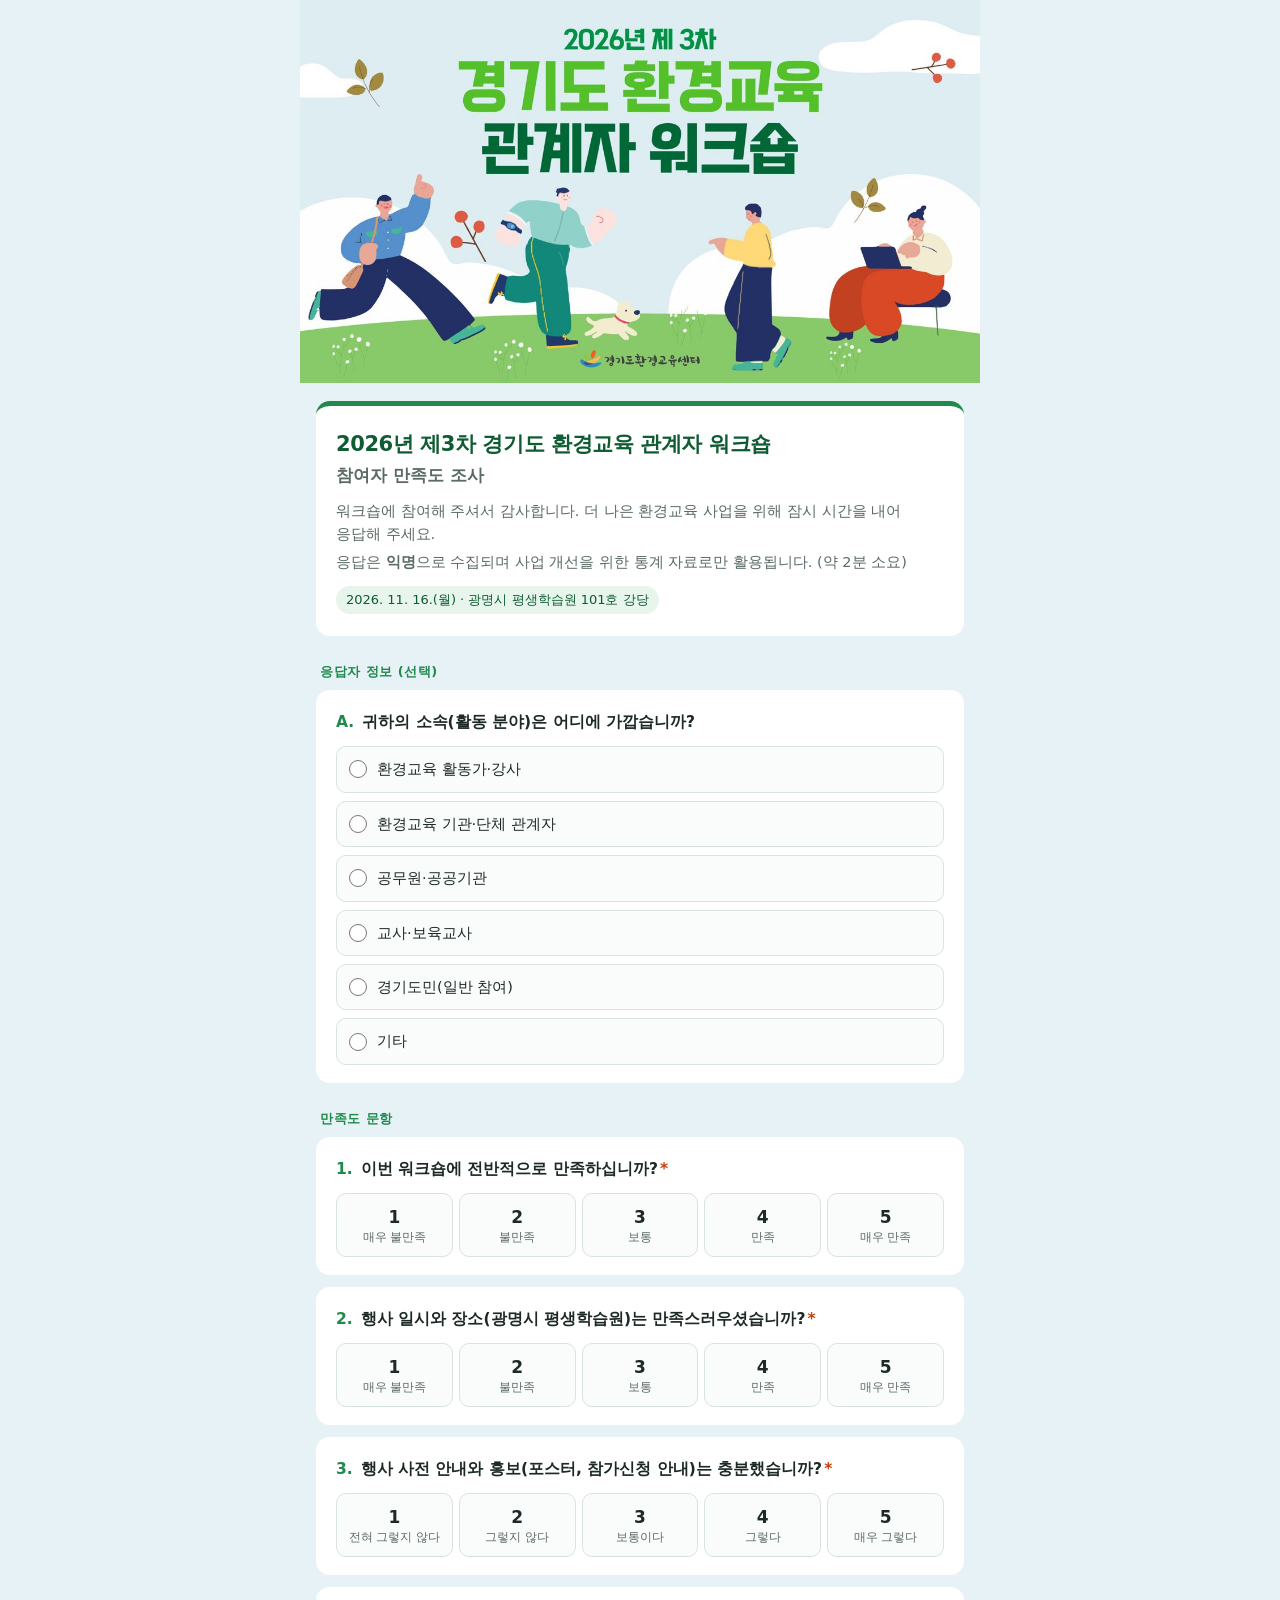
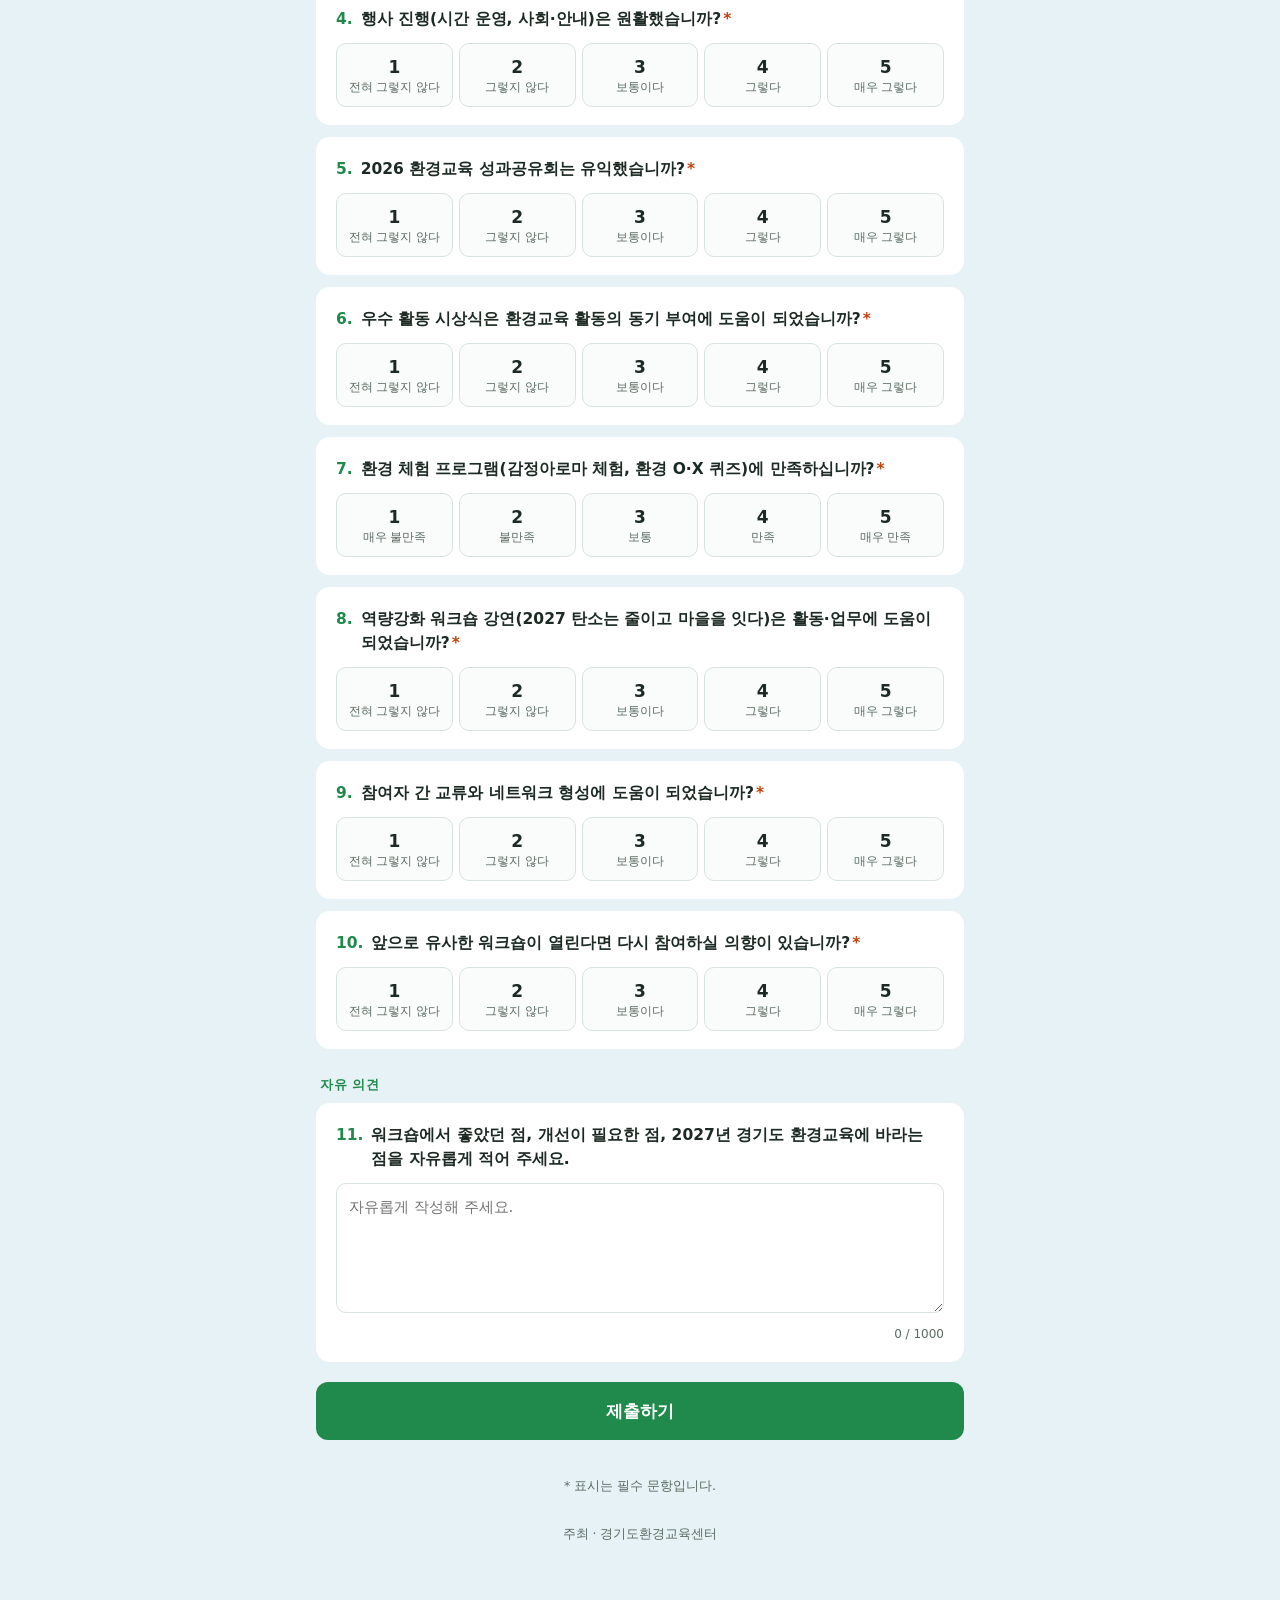
<file: index.html>
<!DOCTYPE html>
<html lang="ko">
<head>
  <meta charset="utf-8" />
  <meta name="viewport" content="width=device-width, initial-scale=1" />
  <title>만족도 조사 | 2026년 제3차 경기도 환경교육 관계자 워크숍</title>
  <meta name="description" content="2026년 제3차 경기도 환경교육 관계자 워크숍 참여자 만족도 조사" />
  <meta property="og:title" content="2026년 제3차 경기도 환경교육 관계자 워크숍 만족도 조사" />
  <meta property="og:image" content="img/kv.jpg" />
  <link rel="stylesheet" href="css/style.css?v=20261124b" />
</head>
<body>
  <div class="wrap">
    <div class="hero"><img src="img/kv.jpg" alt="2026년 제3차 경기도 환경교육 관계자 워크숍" /></div>

    <form id="form" novalidate>
      <section class="intro">
        <h1 id="t-title"></h1>
        <p class="sub" id="t-sub"></p>
        <p>워크숍에 참여해 주셔서 감사합니다. 더 나은 환경교육 사업을 위해 잠시 시간을 내어 응답해 주세요.</p>
        <p>응답은 <b>익명</b>으로 수집되며 사업 개선을 위한 통계 자료로만 활용됩니다. (약 2분 소요)</p>
        <span class="meta" id="t-meta"></span>
      </section>

      <div class="section-title">응답자 정보 (선택)</div>
      <div id="profile"></div>

      <div class="section-title">만족도 문항</div>
      <div id="questions"></div>

      <div class="section-title">자유 의견</div>
      <div id="open"></div>

      <button class="btn" type="submit" id="submit">제출하기</button>
      <div class="error" id="error" role="alert"></div>
      <p class="notice"><span class="req">*</span> 표시는 필수 문항입니다.</p>
    </form>

    <section class="done hidden" id="done">
      <div class="icon">✓</div>
      <h2>응답이 제출되었습니다</h2>
      <p>소중한 의견 감사합니다.</p>
      <p>보내주신 의견은 2027년 경기도 환경교육 사업에 반영하겠습니다.</p>
    </section>

    <p class="foot" id="t-host"></p>
  </div>

  <script src="js/config.js?v=20261124b"></script>
  <script src="js/survey-data.js?v=20261124b"></script>
  <script type="module">
    import { fb } from './js/firebase.js?v=20261124b';

    const S = window.SURVEY;
    const $ = (s) => document.querySelector(s);
    const DONE_KEY = `survey-done:${S.id}`;

    $('#t-title').textContent = S.title;
    $('#t-sub').textContent = S.subtitle;
    $('#t-meta').textContent = S.eventInfo;
    $('#t-host').textContent = `주최 · ${S.host}`;

    const esc = (t) => t.replace(/[&<>"]/g, (c) => ({ '&': '&amp;', '<': '&lt;', '>': '&gt;', '"': '&quot;' }[c]));

    // 응답자 정보
    $('#profile').innerHTML = S.profile.map((p, i) => `
      <div class="q" data-id="${p.id}">
        <p class="label"><span class="num">${String.fromCharCode(65 + i)}.</span><span>${esc(p.label)}</span></p>
        ${p.type === 'multi' ? '<p class="hint">복수 선택 가능</p>' : ''}
        <div class="choices">
          ${p.options.map((o) => `
            <label><input type="${p.type === 'multi' ? 'checkbox' : 'radio'}" name="${p.id}" value="${esc(o)}" />${esc(o)}</label>`).join('')}
        </div>
      </div>`).join('');

    // 만족도 10문항
    $('#questions').innerHTML = S.questions.map((q, i) => {
      const labels = S[q.scale];
      return `
      <div class="q" data-id="${q.id}" role="radiogroup" aria-labelledby="l-${q.id}">
        <p class="label" id="l-${q.id}"><span class="num">${i + 1}.</span><span>${esc(q.label)}<span class="req">*</span></span></p>
        <div class="scale">
          ${[1, 2, 3, 4, 5].map((v) => `
            <label><input type="radio" name="${q.id}" value="${v}" /><span><b>${v}</b>${labels[v - 1]}</span></label>`).join('')}
        </div>
      </div>`;
    }).join('');

    // 서술형
    $('#open').innerHTML = `
      <div class="q" data-id="${S.open.id}">
        <p class="label"><span class="num">11.</span><span>${esc(S.open.label)}</span></p>
        <textarea name="${S.open.id}" maxlength="${S.open.max}" placeholder="자유롭게 작성해 주세요."></textarea>
        <div class="count"><span id="cnt">0</span> / ${S.open.max}</div>
      </div>`;
    const ta = document.querySelector(`textarea[name=${S.open.id}]`);
    ta.addEventListener('input', () => { $('#cnt').textContent = ta.value.length; });

    document.querySelectorAll('.scale input').forEach((el) =>
      el.addEventListener('change', () => el.closest('.q').classList.remove('missing')));

    function showDone() {
      $('#form').classList.add('hidden');
      $('#done').classList.remove('hidden');
      window.scrollTo({ top: 0, behavior: 'smooth' });
    }
    try { if (localStorage.getItem(DONE_KEY)) showDone(); } catch (e) {}

    $('#form').addEventListener('submit', async (e) => {
      e.preventDefault();
      $('#error').textContent = '';
      const fd = new FormData(e.target);
      const data = {};
      let firstMissing = null;
      for (const q of S.questions) {
        const v = Number(fd.get(q.id));
        const box = document.querySelector(`.q[data-id=${q.id}]`);
        if (!v) { box.classList.add('missing'); firstMissing ??= box; }
        data[q.id] = v;
      }
      if (firstMissing) {
        $('#error').textContent = '응답하지 않은 필수 문항이 있습니다.';
        firstMissing.scrollIntoView({ behavior: 'smooth', block: 'center' });
        return;
      }
      data.org = fd.get('org') || '';
      data[S.open.id] = (fd.get(S.open.id) || '').trim().slice(0, S.open.max);

      const btn = $('#submit');
      btn.disabled = true; btn.textContent = '제출 중…';
      try {
        const { db, fs } = await fb();
        data.createdAt = fs.serverTimestamp();
        await fs.addDoc(fs.collection(db, S.id), data);
        try { localStorage.setItem(DONE_KEY, '1'); } catch (e) {}
        showDone();
      } catch (err) {
        console.error(err);
        $('#error').textContent = '제출 중 문제가 발생했습니다. 잠시 후 다시 시도해 주세요.';
        btn.disabled = false; btn.textContent = '제출하기';
      }
    });
  </script>
</body>
</html>
</file>
<file: css/style.css>
:root {
  --green: #1f8a4c;
  --green-deep: #0f5c32;
  --green-soft: #e8f5ec;
  --leaf: #7cc24a;
  --sky: #e7f2f7;
  --ink: #1d2a24;
  --sub: #5b6b63;
  --line: #d9e3dd;
  --card: #ffffff;
  --accent: #f2a33a;
  --danger: #c2410c;
  --radius: 14px;
}
* { box-sizing: border-box; }
html, body { margin: 0; }
body {
  word-break: keep-all;
  font-family: 'Pretendard', 'Apple SD Gothic Neo', 'Malgun Gothic', system-ui, sans-serif;
  color: var(--ink);
  background: var(--sky);
  line-height: 1.55;
  -webkit-font-smoothing: antialiased;
}
.wrap { max-width: 680px; margin: 0 auto; padding: 0 16px 56px; }

/* hero */
.hero { margin: 0 -16px 18px; background: #dceef5; }
.hero img { display: block; width: 100%; height: auto; }
.intro { background: var(--card); border-radius: var(--radius); padding: 22px 20px; margin-bottom: 16px; border-top: 5px solid var(--green); }
.intro h1 { font-size: 21px; margin: 0 0 2px; color: var(--green-deep); letter-spacing: -0.02em; }
.intro .sub { font-size: 17px; font-weight: 700; margin: 0 0 12px; }
.intro p { margin: 6px 0; color: var(--sub); font-size: 14.5px; }
.intro .meta { display: inline-block; font-size: 13px; color: var(--green-deep); background: var(--green-soft); padding: 4px 10px; border-radius: 999px; margin-top: 6px; }

/* sections & questions */
.section-title { font-size: 13px; font-weight: 700; color: var(--green); letter-spacing: 0.04em; margin: 26px 4px 8px; }
.q { background: var(--card); border-radius: var(--radius); padding: 18px 18px 16px; margin-bottom: 12px; border: 2px solid transparent; transition: border-color .2s; }
.q.missing { border-color: var(--danger); }
.q .label { font-weight: 700; font-size: 15.5px; margin: 0 0 12px; display: flex; gap: 8px; }
.q .num { flex: none; color: var(--green); }
.q .req { color: var(--danger); margin-left: 2px; }
.q .hint { font-size: 12.5px; color: var(--sub); margin: -6px 0 10px; }

.scale { display: grid; grid-template-columns: repeat(5, 1fr); gap: 6px; }
.scale label { cursor: pointer; }
.scale input { position: absolute; opacity: 0; pointer-events: none; }
.scale span {
  display: flex; flex-direction: column; align-items: center; justify-content: center; gap: 2px;
  min-height: 64px; padding: 6px 2px; text-align: center;
  border: 1.5px solid var(--line); border-radius: 10px; font-size: 11.5px; color: var(--sub); background: #fafcfb; word-break: keep-all; line-height: 1.3;
  transition: all .15s;
}
.scale span b { font-size: 17px; color: var(--ink); }
.scale input:checked + span { background: var(--green); border-color: var(--green); color: #fff; }
.scale input:checked + span b { color: #fff; }
.scale input:focus-visible + span { outline: 3px solid var(--leaf); outline-offset: 2px; }

.choices { display: flex; flex-direction: column; gap: 8px; }
.choices label { display: flex; align-items: center; gap: 10px; padding: 11px 12px; border: 1.5px solid var(--line); border-radius: 10px; cursor: pointer; font-size: 14.5px; background: #fafcfb; }
.choices input { accent-color: var(--green); width: 18px; height: 18px; margin: 0; }
.choices label:has(input:checked) { border-color: var(--green); background: var(--green-soft); }

textarea { width: 100%; min-height: 130px; padding: 12px; border: 1.5px solid var(--line); border-radius: 10px; font: inherit; font-size: 15px; resize: vertical; }
textarea:focus { outline: none; border-color: var(--green); }
.count { text-align: right; font-size: 12px; color: var(--sub); margin-top: 4px; }

.btn { display: block; width: 100%; padding: 16px; border: 0; border-radius: 12px; background: var(--green); color: #fff; font: inherit; font-size: 17px; font-weight: 700; cursor: pointer; margin-top: 20px; }
.btn:hover { background: var(--green-deep); }
.btn:disabled { background: #9bb8a7; cursor: default; }
.btn.ghost { background: #fff; color: var(--green-deep); border: 1.5px solid var(--green); }
.notice { font-size: 12.5px; color: var(--sub); text-align: center; margin-top: 12px; }
.error { color: var(--danger); font-size: 14px; text-align: center; margin-top: 10px; min-height: 1em; }

.done { background: var(--card); border-radius: var(--radius); padding: 40px 22px; text-align: center; }
.done .icon { width: 64px; height: 64px; border-radius: 50%; background: var(--green-soft); color: var(--green); font-size: 34px; display: grid; place-items: center; margin: 0 auto 14px; }
.done h2 { margin: 0 0 8px; color: var(--green-deep); }
.done p { color: var(--sub); margin: 4px 0; }
.foot { text-align: center; font-size: 12.5px; color: var(--sub); margin-top: 28px; }
.hidden { display: none !important; }

@media (max-width: 380px) {
  .scale span { font-size: 10.5px; min-height: 58px; }
}

/* ───── admin ───── */
.admin-body { background: #f3f6f4; }
.admin { max-width: 1080px; margin: 0 auto; padding: 24px 20px 60px; }
.admin header { display: flex; justify-content: space-between; align-items: flex-end; gap: 12px; flex-wrap: wrap; margin-bottom: 18px; }
.admin header h1 { margin: 0; font-size: 22px; color: var(--green-deep); }
.admin header p { margin: 2px 0 0; color: var(--sub); font-size: 14px; }
.tools { display: flex; gap: 8px; flex-wrap: wrap; }
.tools button { padding: 9px 14px; border-radius: 9px; border: 1.5px solid var(--green); background: #fff; color: var(--green-deep); font: inherit; font-size: 14px; font-weight: 600; cursor: pointer; }
.tools button.primary { background: var(--green); color: #fff; }
.panel { background: #fff; border-radius: var(--radius); padding: 20px; margin-bottom: 16px; }
.panel h2 { font-size: 16px; margin: 0 0 14px; }
.kpis { display: grid; grid-template-columns: repeat(auto-fit, minmax(170px, 1fr)); gap: 12px; margin-bottom: 16px; }
.kpi { background: #fff; border-radius: var(--radius); padding: 16px 18px; }
.kpi .k { font-size: 13px; color: var(--sub); }
.kpi .v { font-size: 30px; font-weight: 800; color: var(--green-deep); line-height: 1.2; }
.kpi .v small { font-size: 15px; font-weight: 600; color: var(--sub); margin-left: 2px; }
.qrow { display: grid; grid-template-columns: 1fr 260px 64px; gap: 14px; align-items: center; padding: 12px 0; border-top: 1px solid var(--line); }
.qrow:first-of-type { border-top: 0; }
.qrow .t { font-size: 14px; }
.qrow .t b { color: var(--green); margin-right: 6px; }
.qrow .avg { text-align: right; font-weight: 800; font-size: 18px; color: var(--green-deep); }
.stack { display: flex; height: 18px; border-radius: 5px; overflow: hidden; background: #eef2ef; }
.stack i { display: block; height: 100%; }
.legend { display: flex; gap: 14px; flex-wrap: wrap; font-size: 12.5px; color: var(--sub); margin-bottom: 6px; }
.legend span::before { content: ''; display: inline-block; width: 10px; height: 10px; border-radius: 2px; margin-right: 5px; background: var(--c); vertical-align: -1px; }
.bars .row { display: grid; grid-template-columns: 210px 1fr 70px; gap: 10px; align-items: center; font-size: 13.5px; margin: 6px 0; }
.bars .track { height: 14px; background: #eef2ef; border-radius: 4px; overflow: hidden; }
.bars .fill { height: 100%; background: var(--green); }
.bars .n { text-align: right; color: var(--sub); }
.opens { list-style: none; margin: 0; padding: 0; }
.opens li { border-top: 1px solid var(--line); padding: 12px 2px; font-size: 14px; white-space: pre-wrap; }
.opens li:first-child { border-top: 0; }
.opens time { display: block; font-size: 12px; color: var(--sub); margin-bottom: 2px; }
.empty { color: var(--sub); font-size: 14px; padding: 6px 0; }
.login { max-width: 360px; margin: 12vh auto; background: #fff; border-radius: var(--radius); padding: 28px 24px; }
.login h1 { font-size: 19px; margin: 0 0 4px; color: var(--green-deep); }
.login p { color: var(--sub); font-size: 13.5px; margin: 0 0 16px; }
.login input { width: 100%; padding: 12px; border: 1.5px solid var(--line); border-radius: 10px; font: inherit; margin-bottom: 10px; }
.qr-box { display: flex; gap: 20px; align-items: center; flex-wrap: wrap; }
.qr-box canvas { width: 180px; height: 180px; }
.qr-box .url { font-size: 13.5px; word-break: break-all; color: var(--sub); }
@media (max-width: 720px) {
  .qrow { grid-template-columns: 1fr 56px; }
  .qrow .stack { grid-column: 1 / -1; grid-row: 2; }
  .bars .row { grid-template-columns: 1fr 60px; }
  .bars .track { grid-column: 1 / -1; grid-row: 2; }
}
@media print {
  .tools, .no-print { display: none !important; }
  .admin-body { background: #fff; }
  .panel, .kpi { break-inside: avoid; border: 1px solid var(--line); }
}
</file>
